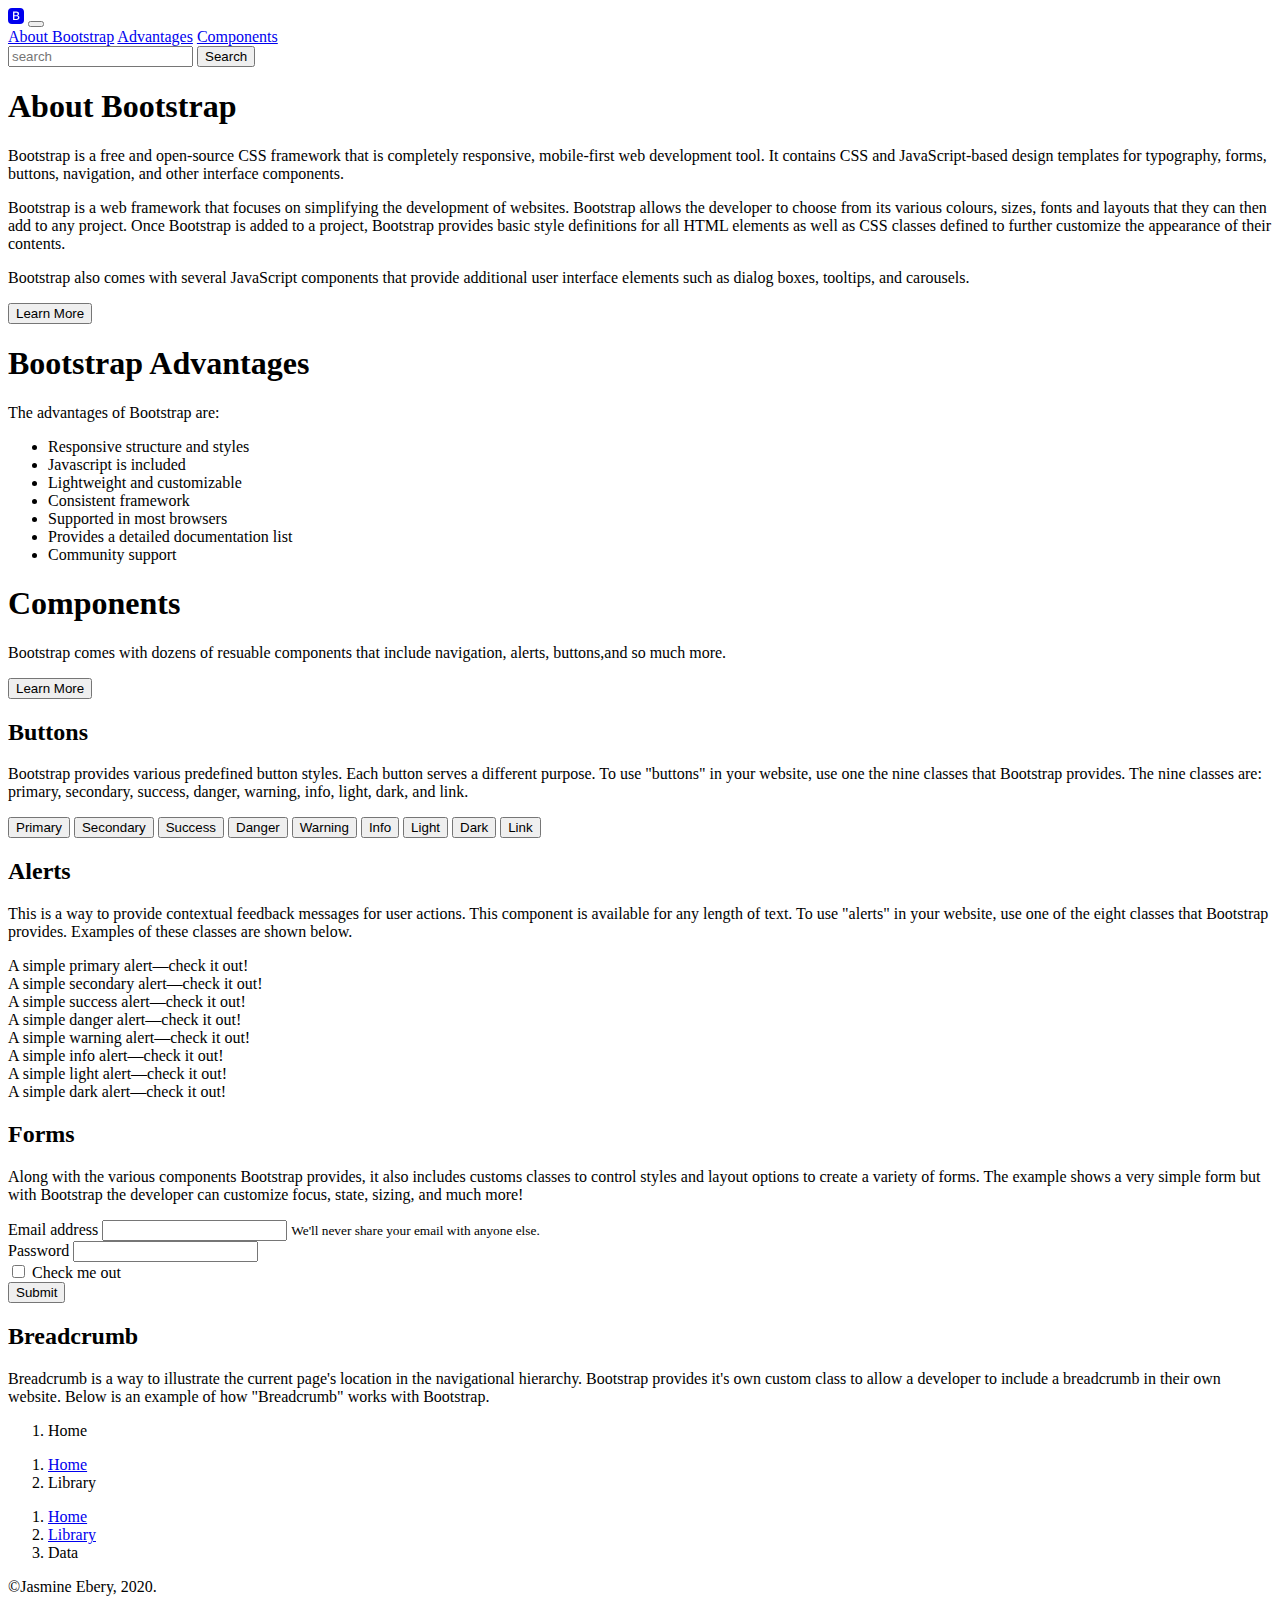
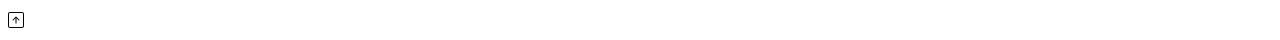
<file: bootstrap-this/index.html>
<!doctype html>
<html lang="en">

<head>
  <!-- Required meta tags -->
  <meta charset="utf-8">
  <meta name="viewport" content="width=device-width, initial-scale=1, shrink-to-fit=no">

  <!-- Bootstrap CSS -->
  <link rel="stylesheet" href="https://stackpath.bootstrapcdn.com/bootstrap/4.5.0/css/bootstrap.min.css"
    integrity="sha384-9aIt2nRpC12Uk9gS9baDl411NQApFmC26EwAOH8WgZl5MYYxFfc+NcPb1dKGj7Sk" crossorigin="anonymous">

  <title>Bootstrap This</title>
</head>

<header id="top">
  <nav class="navbar navbar-expand-sm bg-dark navbar-dark fixed-top">
    <a class="navbar-brand" href="#"><svg width="1em" height="1em" viewBox="0 0 16 16" class="bi bi-bootstrap-fill"
        fill="currentColor" xmlns="http://www.w3.org/2000/svg">
        <path fill-rule="evenodd"
          d="M4.002 0a4 4 0 0 0-4 4v8a4 4 0 0 0 4 4h8a4 4 0 0 0 4-4V4a4 4 0 0 0-4-4h-8zm1.06 12h3.475c1.804 0 2.888-.908 2.888-2.396 0-1.102-.761-1.916-1.904-2.034v-.1c.832-.14 1.482-.93 1.482-1.816 0-1.3-.955-2.11-2.542-2.11H5.062V12zm1.313-4.875V4.658h1.78c.973 0 1.542.457 1.542 1.237 0 .802-.604 1.23-1.764 1.23H6.375zm0 3.762h1.898c1.184 0 1.81-.48 1.81-1.377 0-.885-.65-1.348-1.886-1.348H6.375v2.725z" />
      </svg></a>
    <button class="navbar-toggler" data-target="#navbardropdown" data-toggle="collapse">
      <span class="navbar-toggler-icon"></span>
    </button>
    <div class="collapse navbar-collapse" id="navbardropdown">
      <div class="navbar-nav mr-auto mt-2 mt-lg-0">
        <a class="nav-link" href="#about">About Bootstrap</a>
        <a class="nav-link" href="#advantages">Advantages</a>
        <a class="nav-link" href="#components">Components</a>
      </div>
      <form class="form-inline my-2 my-lg-0">
        <input type="text" class="form-control" placeholder="search">
        <button class="btn btn-outline-info ml-2" type="submit">Search</button>
      </form>
    </div>
  </nav>

</header>

<body>
  <div class="container-xl">
    <div class="jumbotron"><a id="about">
        <h1 class="mt-5 pt-5">About Bootstrap</h1>
        <p>Bootstrap is a free and open-source CSS framework that is completely responsive, mobile-first web development
          tool. It contains CSS and JavaScript-based design templates for typography, forms, buttons, navigation, and
          other
          interface components.</p>
        <p>Bootstrap is a web framework that focuses on simplifying the development of websites. Bootstrap allows the
          developer to choose from its various colours, sizes, fonts and layouts that they can then add to any project.
          Once
          Bootstrap is added to a project, Bootstrap provides basic style definitions for all HTML elements as well as
          CSS
          classes defined to further customize the appearance of their contents. </p>
        <p>Bootstrap also comes with several JavaScript components that provide additional
          user interface elements such as dialog boxes, tooltips, and carousels.</p>
        <button type="button" class="btn btn-info" onclick="bootstrap_home()">Learn More</button>
      </a>
    </div>
    <div><a id="advantages">
        <h1 class="mt-5 pt-5">Bootstrap Advantages</h1>
        <p>The advantages of Bootstrap are:</p>
        <ul>
          <li>Responsive structure and styles</li>
          <li>Javascript is included</li>
          <li>Lightweight and customizable</li>
          <li> Consistent framework</li>
          <li>Supported in most browsers</li>
          <li>Provides a detailed documentation list</li>
          <li>Community support</li>
        </ul>
      </a>
    </div>
    <div><a id="components">
        <h1 class="mt-5 pt-5">Components</h1>
        <p>Bootstrap comes with dozens of resuable components that include navigation, alerts, buttons,and
          so much more.
        </p>
        <button type="button" class="btn btn-info mb-5" onclick="bootstrap_components()">Learn More</button>
        <div class="row align-items-center">
          <div class="col-4">
            <h2>Buttons</h2>
            <p>Bootstrap provides various predefined button styles. Each button serves a different purpose. To use
              "buttons" in your website, use one the nine classes that Bootstrap provides. The nine classes are:
              primary, secondary, success, danger, warning, info, light, dark, and link.</p>
          </div>
          <p class="col-8"><button type="button" class="btn btn-primary">Primary</button>
            <button type="button" class="btn btn-secondary">Secondary</button>
            <button type="button" class="btn btn-success">Success</button>
            <button type="button" class="btn btn-danger">Danger</button>
            <button type="button" class="btn btn-warning">Warning</button>
            <button type="button" class="btn btn-info">Info</button>
            <button type="button" class="btn btn-light">Light</button>
            <button type="button" class="btn btn-dark">Dark</button>

            <button type="button" class="btn btn-link">Link</button></p>
        </div>
        <div class="row mt-5 align-items-center">
          <div class="col-4">
            <h2>Alerts</h2>
            <p>This is a way to provide contextual feedback messages for user actions. This component is available for
              any
              length of text. To use "alerts" in your website, use one of the eight classes that Bootstrap provides.
              Examples of
              these classes are shown below.</p>
            <p>
          </div>
          <div class="col">
            <div class="alert alert-primary" role="alert">
              A simple primary alert—check it out!
            </div>
            <div class="alert alert-secondary" role="alert">
              A simple secondary alert—check it out!
            </div>
            <div class="alert alert-success" role="alert">
              A simple success alert—check it out!
            </div>
            <div class="alert alert-danger" role="alert">
              A simple danger alert—check it out!
            </div>
            <div class="alert alert-warning" role="alert">
              A simple warning alert—check it out!
            </div>
            <div class="alert alert-info" role="alert">
              A simple info alert—check it out!
            </div>
            <div class="alert alert-light" role="alert">
              A simple light alert—check it out!
            </div>
            <div class="alert alert-dark" role="alert">
              A simple dark alert—check it out!
            </div>
          </div>
        </div>
        <div class="row mt-5 align-items-center">
          <div class="col-4">
            <h2>Forms</h2>
            <p>Along with the various components Bootstrap provides, it also includes customs classes to control styles
              and layout options to create a variety of forms. The example shows a very simple form but with Bootstrap
              the developer can customize focus, state, sizing, and much more!</p>
          </div>
          <p>
            <form class="col">
              <div class="form-group">
                <label for="exampleInputEmail1">Email address</label>
                <input type="email" class="form-control" id="exampleInputEmail1" aria-describedby="emailHelp">
                <small id="emailHelp" class="form-text text-muted">We'll never share your email with anyone
                  else.</small>
              </div>
              <div class="form-group">
                <label for="exampleInputPassword1">Password</label>
                <input type="password" class="form-control" id="exampleInputPassword1">
              </div>
              <div class="form-group form-check">
                <input type="checkbox" class="form-check-input" id="exampleCheck1">
                <label class="form-check-label" for="exampleCheck1">Check me out</label>
              </div>
              <button type="submit" class="btn btn-primary">Submit</button>
            </form>
          </p>
        </div>
        <div class="mt-5 mb-5 align-items-center">
          <div>
            <h2>Breadcrumb</h2>
            <p>Breadcrumb is a way to illustrate the current page's location in the navigational hierarchy. Bootstrap
              provides it's own custom class to allow a developer to include a breadcrumb in their own website. Below is
              an example of how "Breadcrumb" works with Bootstrap.</p>
          </div>
          <div>
            <p>
              <nav aria-label="breadcrumb">
                <ol class="breadcrumb">
                  <li class="breadcrumb-item active" aria-current="page">Home</li>
                </ol>
              </nav>
              <nav aria-label="breadcrumb">
                <ol class="breadcrumb">
                  <li class="breadcrumb-item"><a href="#">Home</a></li>
                  <li class="breadcrumb-item active" aria-current="page">Library</li>
                </ol>
              </nav>
              <nav aria-label="breadcrumb">
                <ol class="breadcrumb">
                  <li class="breadcrumb-item"><a href="#">Home</a></li>
                  <li class="breadcrumb-item"><a href="#">Library</a></li>
                  <li class="breadcrumb-item active" aria-current="page">Data</li>
                </ol>
              </nav>
            </p>
          </div>
        </div>
      </a>
    </div>
  </div>
  <!-- Optional JavaScript -->
  <!-- jQuery first, then Popper.js, then Bootstrap JS -->
  <script src="https://code.jquery.com/jquery-3.5.1.slim.min.js"
    integrity="sha384-DfXdz2htPH0lsSSs5nCTpuj/zy4C+OGpamoFVy38MVBnE+IbbVYUew+OrCXaRkfj" crossorigin="anonymous">
  </script>
  <script src="https://cdn.jsdelivr.net/npm/popper.js@1.16.0/dist/umd/popper.min.js"
    integrity="sha384-Q6E9RHvbIyZFJoft+2mJbHaEWldlvI9IOYy5n3zV9zzTtmI3UksdQRVvoxMfooAo" crossorigin="anonymous">
  </script>
  <script src="https://stackpath.bootstrapcdn.com/bootstrap/4.5.0/js/bootstrap.min.js"
    integrity="sha384-OgVRvuATP1z7JjHLkuOU7Xw704+h835Lr+6QL9UvYjZE3Ipu6Tp75j7Bh/kR0JKI" crossorigin="anonymous">
  </script>
  <script>
    function bootstrap_home() {
      location.href = "https://getbootstrap.com/"
    }
  </script>
  <script>
    function bootstrap_components() {
      location.href = "https://getbootstrap.com/docs/4.5/components/alerts/"
    }
  </script>
  </div>
  <footer class="p-5 bg-dark text-light row">
    <p class="col-6">&copy;Jasmine Ebery, 2020.</p>
    <svg width="1em" height="1em" viewBox="0 0 16 16" class="bi bi-arrow-up-square col-6 text-light h3"
      fill="currentColor" xmlns="http://www.w3.org/2000/svg"><a href="#top">
        <path fill-rule="evenodd"
          d="M14 1H2a1 1 0 0 0-1 1v12a1 1 0 0 0 1 1h12a1 1 0 0 0 1-1V2a1 1 0 0 0-1-1zM2 0a2 2 0 0 0-2 2v12a2 2 0 0 0 2 2h12a2 2 0 0 0 2-2V2a2 2 0 0 0-2-2H2z" />
        <path fill-rule="evenodd"
          d="M4.646 8.354a.5.5 0 0 0 .708 0L8 5.707l2.646 2.647a.5.5 0 0 0 .708-.708l-3-3a.5.5 0 0 0-.708 0l-3 3a.5.5 0 0 0 0 .708z" />
        <path fill-rule="evenodd" d="M8 11.5a.5.5 0 0 0 .5-.5V6a.5.5 0 0 0-1 0v5a.5.5 0 0 0 .5.5z" />
      </a>
    </svg>
  </footer>
</body>

</html>
</file>
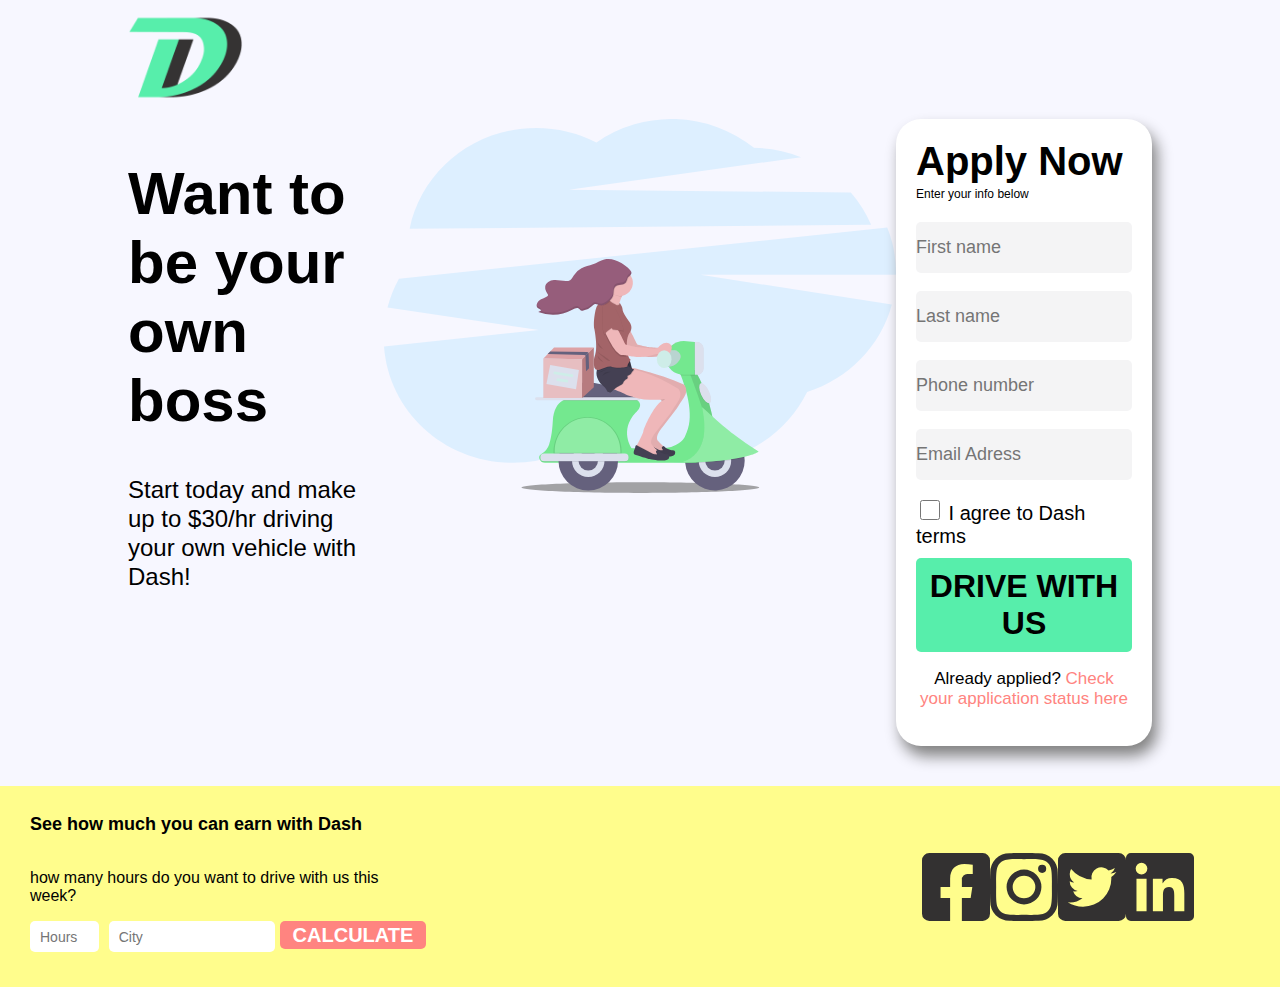
<file: landing-page/index.html>
<!DOCTYPE html>
<html lang="en">

<head>
  <meta charset="UTF-8">
  <meta name="viewport" content="width=device-width, initial-scale=1.0">
  <link rel="stylesheet" href="style.css">
  <!-- google fonts link -->
  <link
    href="https://fonts.googleapis.com/css2?family=Montserrat:ital,wght@0,100;0,200;0,300;0,400;0,500;0,600;0,700;0,800;0,900;1,100;1,200;1,300;1,400;1,500;1,600;1,700;1,800;1,900&display=swap">
  <title>Landing Page</title>
</head>

<!-- my page will have a header section that will hold the logo
then it will have a main section in the body that will hold the main content that includes the apply now form 
finally it will have a footer section that will hold the already applied paragraph and the calculate form as well as the social media icons -->

<body>
  <div class="wrapper">
    <!-- header hold the logo -->
    <header class="header">
      <div>
        <img class="logo" src="images/logo/logo.png" alt="logo">
      </div>
    </header>
    <!-- Main section in the body holds the main content that includes the apply now form  -->
    <main class="main">
      <div class="main-section-text">
        <h1>Want to be your own boss</h1>
        <p>Start today and make up to $30/hr driving your own vehicle with Dash!</p>
      </div>
      <div>
        <img class="scooter" src="images/bg-image/scooter.svg" alt="scooter">
      </div>
      <div class="main-section-form">
        <form class="apply-form" method="post" id="nameform">
          <h2>Apply Now</h2>
          <p>Enter your info below</p>
          <label for="fname"></label><br>
          <input type="text" id="fname" name="fname" placeholder="First name"><br>
          <label for="lname"></label><br>
          <input type="text" id="lname" name="lname" placeholder="Last name"><br>
          <label for="phone#"></label><br>
          <input type="text" id="phone" name="phone#" placeholder="Phone number"><br>
          <label for="email"></label><br>
          <input type="text" id="email" name="email" placeholder="Email Adress"><br>
          <div class="agree">
            <input type="checkbox" name="agree" value="agree">
            <label class="agree">I agree to Dash terms</label><br>
          </div>
          <button class="drive" type="submit" form="nameform" value="submit">DRIVE WITH US</button>
          <p>Already applied?
            <mark class="red">Check your application status here</mark>
          </p>
        </form>
        <!-- make sure to have my button connect with the form using form id -->

      </div>
    </main>
  </div>
  <!-- footer holds the last few paragraphs as well as the calculate form and the social media icons -->
  <footer>
    <h3>See how much you can earn with Dash</h3>
    <p>how many hours do you want to drive with us this week?</p>
    <form class="calculate-form" method="post" id="calform">
      <div class="flex">
        <label for="hours"></label><br>
        <input type="text" id="hours" name="hours" placeholder="Hours"><br>
        <label for="city"></label><br>
        <input type="text" id="city" name="city" placeholder="City"><br>
      </div>
      <button class="calculate" type="button" form="calform" value="submit">CALCULATE</button>
    </form>
    <!-- make sure to have my button connect with the form using form id -->
    <!-- put the icons in their oen div so I can style them  -->
    <div class="icons">
      <img src="images/icons/facebook.svg" alt="facebook">
      <img src="images/icons/instagram.svg" alt="instagram">
      <img src="images/icons/twitter.svg" alt="twitter">
      <img src="images/icons/linkedin.svg" alt="linkedin">
    </div>
  </footer>

</body>

</html>
</file>
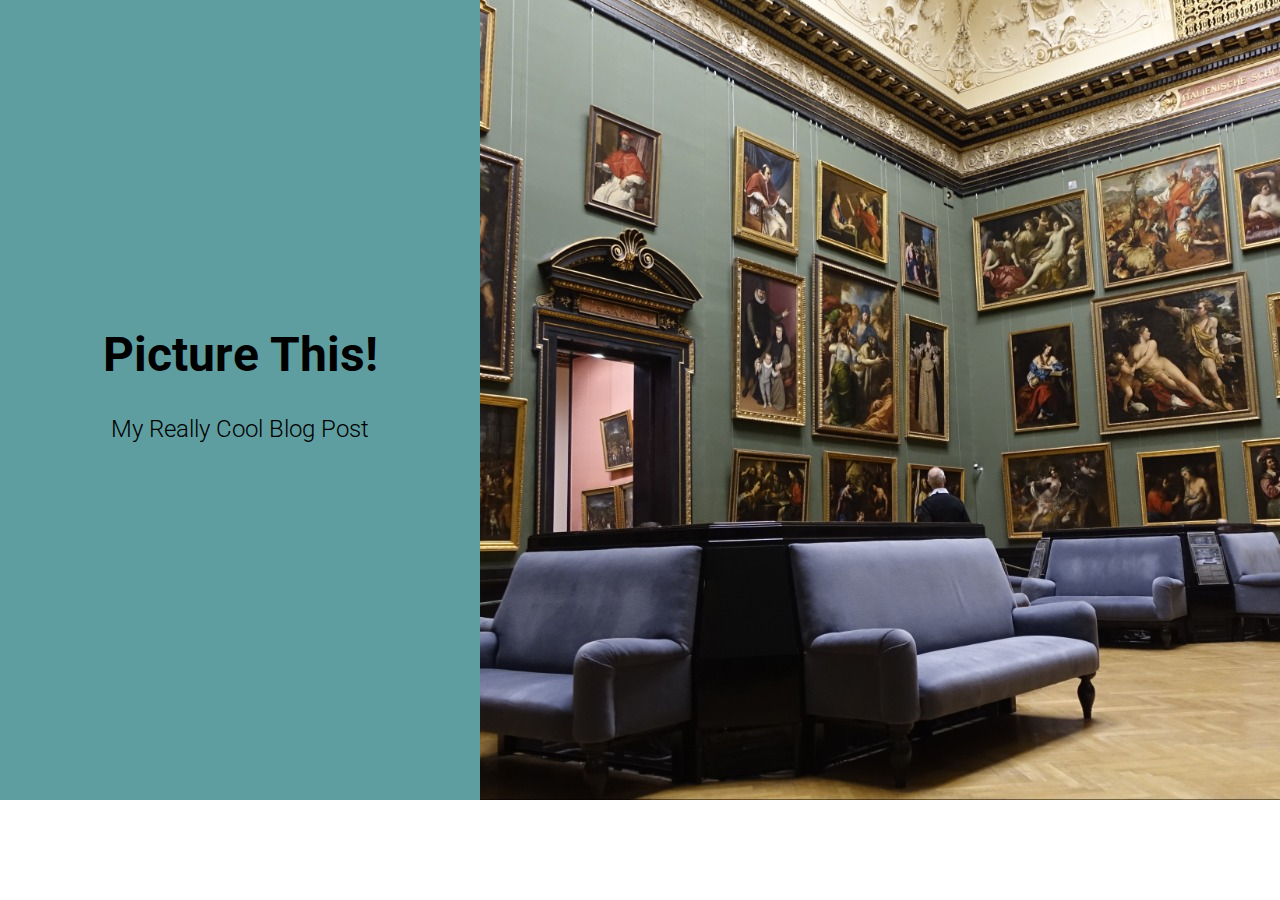
<file: picture-this/index.html>
<!DOCTYPE html>
<html lang="en">

<head>
  <meta charset="UTF-8">
  <meta name="viewport" content="width=device-width, initial-scale=1.0">
  <meta http-equiv="X-UA-Compatible" content="ie=edge">
  <title>Picture This!</title>
  <link rel="stylesheet" href="style.css">
</head>

<body>
  <header class="header">
    <div class="title">
      <h1>Picture This!</h1>
      <h4>My Really Cool Blog Post</h4>
    </div>
    <picture>
      <!-- landscape images -->
      <source srcset="images/museum-320_x_180.jpg, 
      images/museum-640_x_360.jpg,
      images/museum-960_x_540.jpg" media="(max-width: 320px)">
      <source srcset="images/museum-480_x_269.jpg, 
      images/museum-960_X_540.jpg, 
      images/museum-1440_x_810.jpg" media="max-width: 480px">
      <source srcset="images/museum-720_x_405.jpg, 
      images/museum-1440_X_810.jpg, 
      images/museum-2160_x_1215.jpg" media="(max-width: 720px)">
      <source srcset="images/museum-960_x_540.jpg, 
      images/museum-1920_X_1080.jpg, 
      images/museum-2880_x_1621.jpg" media="(max-width: 960px)">

      <!-- square images -->
      <source srcset="images/museum-800_x_800.jpg, 
      images/museum-1600_X_1600.jpg, 
      images/museum-2400_x_2400.jpg" media="(max-width: 1600px)">
      <source srcset="images/museum-640_x_640.jpg, 
      images/museum-1280_X_1280.jpg, 
      images/museum-1920_x_1920.jpg" media="(max-width: 1280px)">
      <source srcset="images/museum-480_x_480.jpg, 
      images/museum-960_X_960.jpg, 
      images/museum-1440_x_1440.jpg" media="(max-width: 960px)">

      <img src="images/museum-1440_x_810.jpg" alt=" museum">
    </picture>
  </header>
</body>

</html>
</file>
<file: landing-page/style.css>
/* default setting for mobile view with font family and colors based on the XD file  */
html {
  font-family: 'Montserrat', sans-serif;
  font-size: 100%;
}

body {
  background-color: #f7f7ff;
  margin: 0;
}

.wrapper {
  width: 90%;
  margin: 0 auto;
}

/* setting up all the fonts (size, weight, and line height) with sizes based on the XD file */

h1 {
  font-weight: bold;
  font-size: 60px;
}

.main-section-text p {
  font-size: 24px;
  line-height: 29px;
}

h2 {
  font-weight: bold;
  font-size: 40px;
  margin: 0;
}

.main-section-form p:nth-child(1) {
  font-size: 16px;
  margin: 0;
}

.main-section-form p:nth-child(2) {
  font-size: 14px;
  line-height: 18px;
  margin: 0;
}

h3 {
  font-weight: bold;
  font-size: 18px;
}

footer p {
  font-size: 16px;
}

/* start styling the page with sizes based on the XD file */

.logo {
  width: 115px;
  height: auto;
}

.scooter {
  display: block;
  width: 90%;
  align-items: center;
  margin-bottom: 10px;
  margin-left: auto;
  margin-right: auto;
}

/* start styling form to match the XD file*/

.apply-form {
  box-sizing: border-box;
  border-radius: 25px;
  width: 90%;
  background-color: white;
  box-shadow: 5px 10px 15px grey;
  padding: 20px;
  margin-bottom: 40px;
  margin-left: auto;
  margin-right: auto;
}

#fname,
#lname,
#phone,
#email {
  width: 95%;
  border: none;
  border-radius: 5px;
  background-color: #f4f4f5;
  padding: 7px;
  font-size: 16px;
}

#email {
  margin-bottom: 7px;
}

input[type="checkbox"] {
  height: 20px;
  width: 20px;
}

.agree {
  margin: 10px 0;
}

/* styling drive with us button with sizes based on the XD file*/

.drive {
  font-size: 24px;
  font-weight: bold;
  background-color: #57eeab;
  border: none;
  border-radius: 5px;
  width: 95%;
  padding: 10px;
}

/* make it so only part of the test color changes to red */

mark.red {
  color: #ff8480;
  background-color: white;
}

/* start to style the footer with sizes and colors based on the XD file*/

footer {
  box-sizing: border-box;
  padding: 10px 30px 20px 30px;
  margin: 0;
  width: 100%;
  background-color: #fffd8c;
}

/* start to style the footer form based on the XD file */

.flex {
  display: flex;
}

#hours,
#city {
  border: none;
  border-radius: 5px;
  background-color: white;
  padding: 10px;
  font-size: 16px;
  margin-bottom: 10px;
}

#hours {
  width: 22%;
  height: auto;
  margin-right: 5px;
}

#city {
  width: 73%;
  height: auto;
}

/* styling calculate button */

.calculate {
  border-radius: 5px;
  color: white;
  font-weight: bold;
  font-size: 24px;
  background-color: #ff8480;
  border: none;
  width: 100%;
  margin-bottom: 20px;
}

div.icons {
  display: flex;
  justify-content: space-around;
}

/* Start styling for tablet view */
@media (min-width: 600px) {

  /* resizing font according to the XD file provided */

  h1 {
    font-weight: bold;
    font-size: 80px;
  }

  .main-section-text p {
    font-size: 24px;
    line-height: 29px;

  }

  .main-section-form p:nth-child(1) {
    font-size: 30px;
    margin: 0;
  }

  .main-section-form p:nth-child(2) {
    font-size: 17px;
    line-height: 20px;
    margin: 0;
    text-align: left;
  }

  /* resized scooter image based on XD file */

  .scooter {
    width: 100%;
    margin-bottom: 20px;
  }


  /* resized apply-form image based on XD file */

  .apply-form {
    box-sizing: border-box;
    width: 100%;
  }

  #fname,
  #lname,
  #phone,
  #email {
    width: 100%;
    padding: 15px 0 15px 0;
    font-size: 18px;
  }

  #email {
    margin-bottom: 7px;
  }

  input[type="checkbox"] {
    height: 20px;
    width: 20px;
  }

  .agree {
    font-size: 20px;
    margin: 10px 0;
  }

  /* resizing drive with us button with sizes based on the XD file*/

  .drive {
    font-size: 32px;
    width: 100%;
  }

  .apply-form p {
    font-size: 17px;
    text-align: center;
  }

  /* start to style the footer with sizes and colors based on the XD file*/

  footer {
    box-sizing: border-box;
    padding: 10px 30px 20px 30px;
    margin: 0;
    width: 100%;
    background-color: #fffd8c;
  }

  /* start to style the footer form based on the XD file */

  .calculate-form {
    display: flex;
  }

  #hours,
  #city {
    border: none;
    border-radius: 5px;
    background-color: white;
    padding: 10px;
    font-size: 16px;
    margin-bottom: 20px;
  }

  #hours {
    width: 20%;
    margin-right: 10px;
  }

  #city {
    width: 60%;
  }

  /* styling calculate button */

  .calculate {
    width: 60%;
    margin-left: 5px;
    text-align: center;
  }

  div.icons {
    margin-left: 100px;
    margin-right: 100px;
  }
}

@media (min-width: 900px) {
  /* start styling for desktop view */

  .wrapper {
    width: 80%;
  }

  h1 {
    font-size: 60px;
  }

  .main-section-form p:nth-child(2) {
    font-size: 12px;
  }

  .scooter {
    width: 100%;
    margin-bottom: 20px;
  }


  /* resized apply-form image based on XD file */

  .apply-form {
    width: 100%;
  }

  .drive {
    width: 100%;
  }

  /* starting flex so I can place the next to each other */
  main {
    display: flex;
  }

  .main-section-form,
  .main-section-text {
    flex: 1;
  }

  main div:nth-child(2) {
    flex: 2;
  }

  /* added grid to footer so I can align items into the proper columns and rows */

  footer {
    display: grid;
    grid-template-columns: repeat(3, 1fr);
    grid-template-rows: repeat(3, 1fr);
  }

  h3 {
    grid-column: 1/2;
    grid-row: 1/2;
  }

  footer p {
    grid-column: 1/2;
    grid-row: 2/3;
  }

  .calculate-form {
    grid-column: 1/2;
    grid-row: 3/4;
  }

  /* adjusted sizes of items in the calculate form so it matched the XD file */

  #hours,
  #city {
    font-size: 14px;
  }

  #hours {
    height: 20%;
  }

  #city {
    height: 20%;
  }

  .calculate {
    font-size: 20px;
    height: 50%;
  }

  div.icons {
    grid-column: 3/4;
    grid-row: 2/3;
    width: 50%;
    height: auto;
  }
}
</file>
<file: picture-this/style.css>
@import url('https://fonts.googleapis.com/css?family=Roboto:300,700&display=swap');

html,
body {
  margin: 0;
  border: 0;
  font-family: 'Roboto', sans-serif;
}

.header {
  display: grid;
  grid-template-columns: 1fr;
  align-items: center;
  background-color: cadetblue;
}

.title {
  padding: 50px 25px;
  text-align: center;
}

h1 {
  font-size: 3rem;
  margin: 0;
}

h4 {
  font-size: 1.5rem;
  font-weight: 300;
}

img {
  display: block;
}

@media (min-width: 960px) {
  .header {
    grid-template-columns: repeat(2, 1fr);
  }
}
</file>
